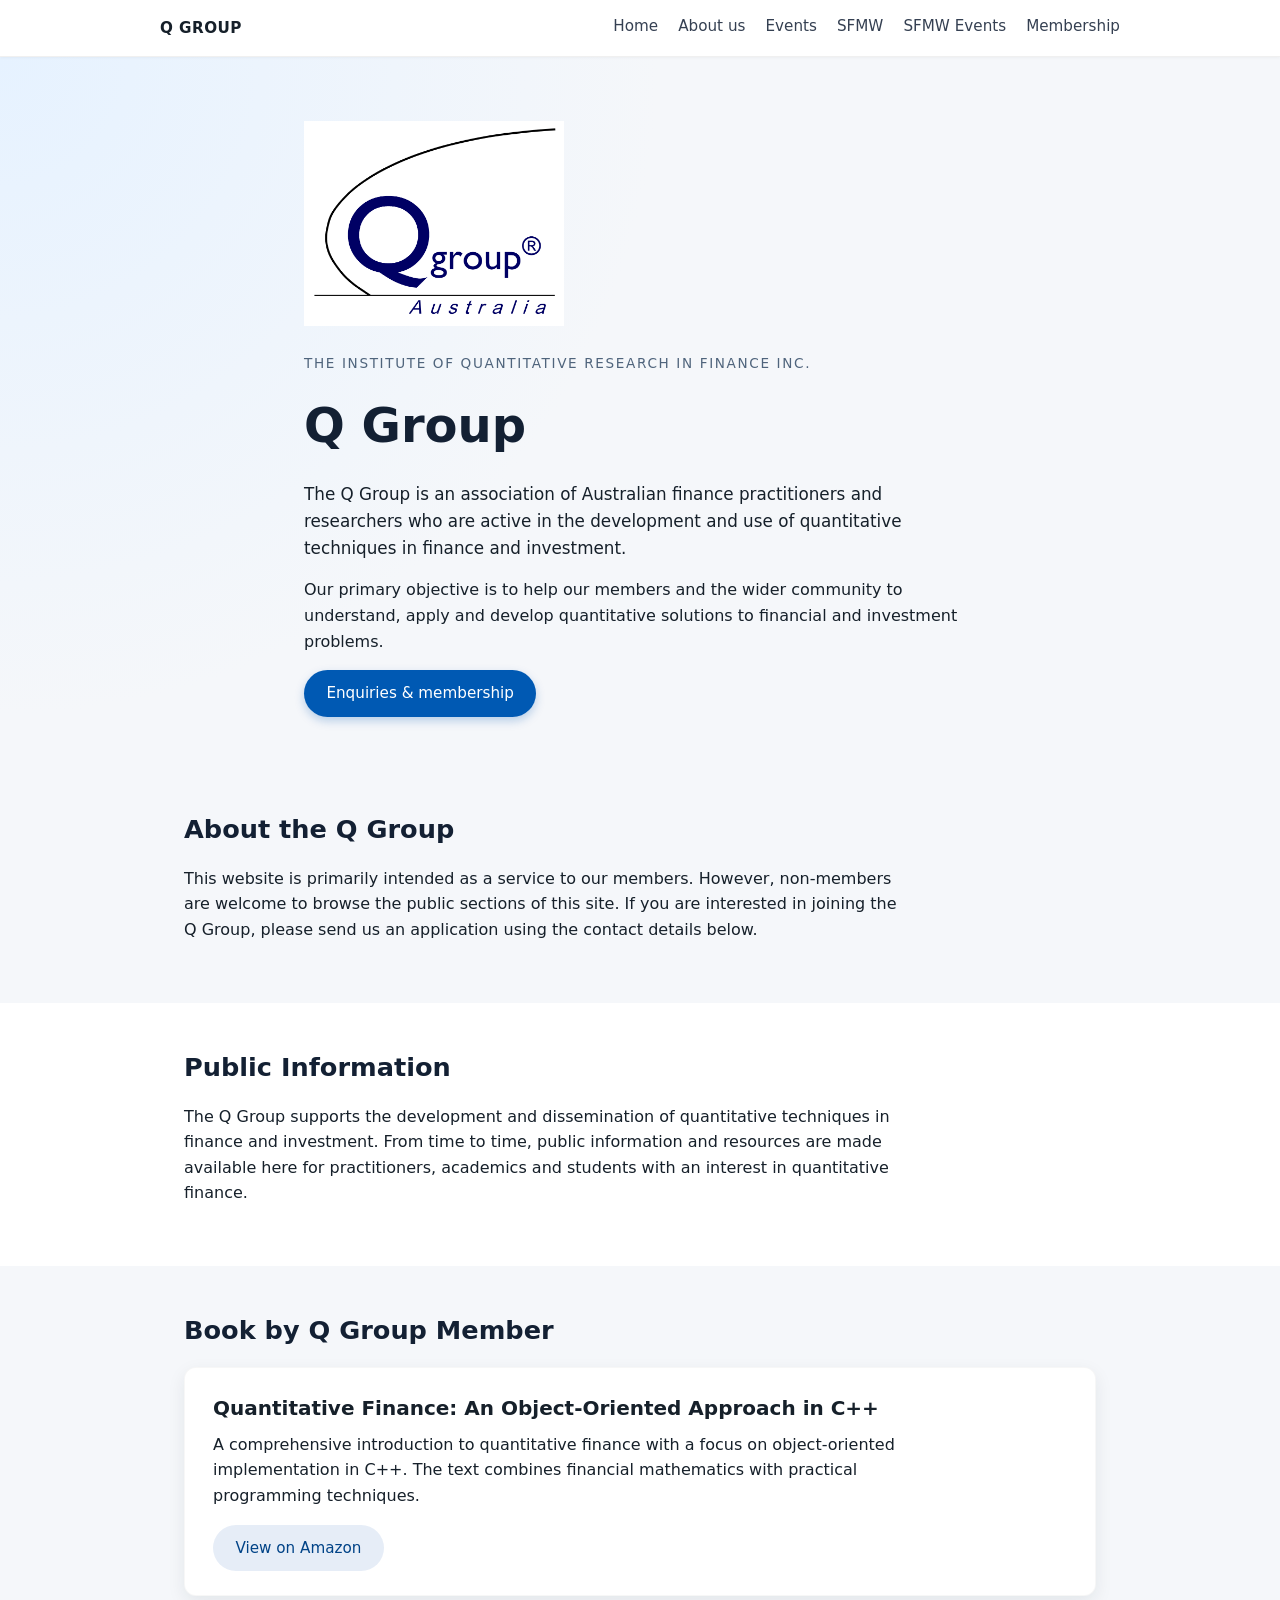
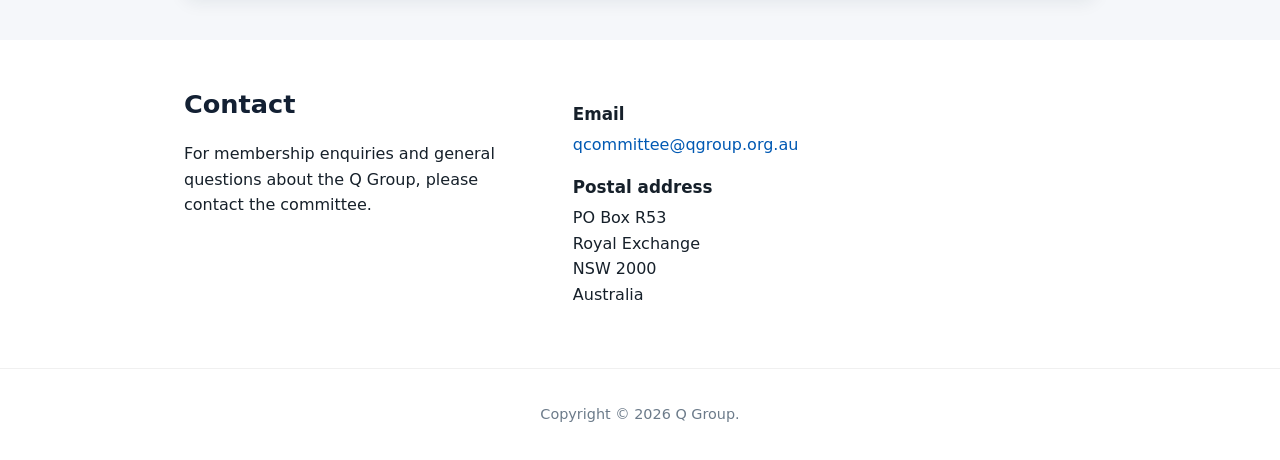
<file: index.html>
<!DOCTYPE html>
<html lang="en">
  <head>
    <meta charset="UTF-8" />
    <meta name="viewport" content="width=device-width, initial-scale=1" />
    <title>Q Group – The Institute of Quantitative Research in Finance Inc.</title>
    <meta
      name="description"
      content="The Q Group is an association of Australian finance practitioners and researchers active in the development and use of quantitative techniques in finance and investment."
    />
    <link rel="stylesheet" href="styles.css" />
  </head>
  <body>
    <header class="site-header">
      <div class="container header-inner">
        <a href="index.html" class="logo-text-only">Q Group</a>
        <nav class="main-nav" aria-label="Main navigation">
          <a href="index.html" aria-current="page">Home</a>
          <a href="about.html">About us</a>
          <a href="events.html">Events</a>
          <a href="sfmw.html">SFMW</a>
          <a href="sfmw-events.html">SFMW Events</a>
          <a href="membership.html">Membership</a>
        </nav>
      </div>
    </header>

    <main>
      <section id="hero" class="hero">
        <div class="container hero-inner">
          <div class="hero-logo-wrap">
            <img
              src="logo.jpg"
              alt="Q Group logo"
              class="hero-logo-image"
            />
          </div>
          <p class="eyebrow">
            The Institute of Quantitative Research in Finance Inc.
          </p>
          <h1>Q Group</h1>
          <p class="lead">
            The Q Group is an association of Australian finance practitioners
            and researchers who are active in the development and use of
            quantitative techniques in finance and investment.
          </p>
          <p>
            Our primary objective is to help our members and the wider
            community to understand, apply and develop quantitative solutions to
            financial and investment problems.
          </p>
          <a class="primary-button" href="#contact">Enquiries &amp; membership</a>
        </div>
      </section>

      <section id="about" class="section">
        <div class="container">
          <h2>About the Q Group</h2>
          <p>
            This website is primarily intended as a service to our members.
            However, non-members are welcome to browse the public sections of
            this site. If you are interested in joining the Q Group, please
            send us an application using the contact details below.
          </p>
        </div>
      </section>

      <section id="public-info" class="section section-alt">
        <div class="container">
          <h2>Public Information</h2>
          <p>
            The Q Group supports the development and dissemination of
            quantitative techniques in finance and investment. From time to
            time, public information and resources are made available here for
            practitioners, academics and students with an interest in
            quantitative finance.
          </p>
        </div>
      </section>

      <section id="book" class="section">
        <div class="container">
          <h2>Book by Q Group Member</h2>
          <article class="card">
            <h3>Quantitative Finance: An Object-Oriented Approach in C++</h3>
            <p>
              A comprehensive introduction to quantitative finance with a focus
              on object-oriented implementation in C++. The text combines
              financial mathematics with practical programming techniques.
            </p>
            <a
              class="secondary-button"
              href="http://www.amazon.com/Quantitative-Finance-Object-Oriented-Financial-Mathematics/dp/1584884797"
              target="_blank"
              rel="noopener noreferrer"
            >
              View on Amazon
            </a>
          </article>
        </div>
      </section>

      <section id="contact" class="section section-alt">
        <div class="container contact-grid">
          <div>
            <h2>Contact</h2>
            <p>
              For membership enquiries and general questions about the Q Group,
              please contact the committee.
            </p>
          </div>
          <div class="contact-details">
            <h3>Email</h3>
            <p>
              <a href="mailto:qcommittee@qgroup.org.au"
                >qcommittee@qgroup.org.au</a
              >
            </p>
            <h3>Postal address</h3>
            <p>
              PO Box R53<br />
              Royal Exchange<br />
              NSW 2000<br />
              Australia
            </p>
          </div>
        </div>
      </section>
    </main>

    <footer class="site-footer">
      <div class="container footer-inner">
        <p>Copyright &copy; 2026 Q Group.</p>
      </div>
    </footer>
  </body>
</html>
</file>
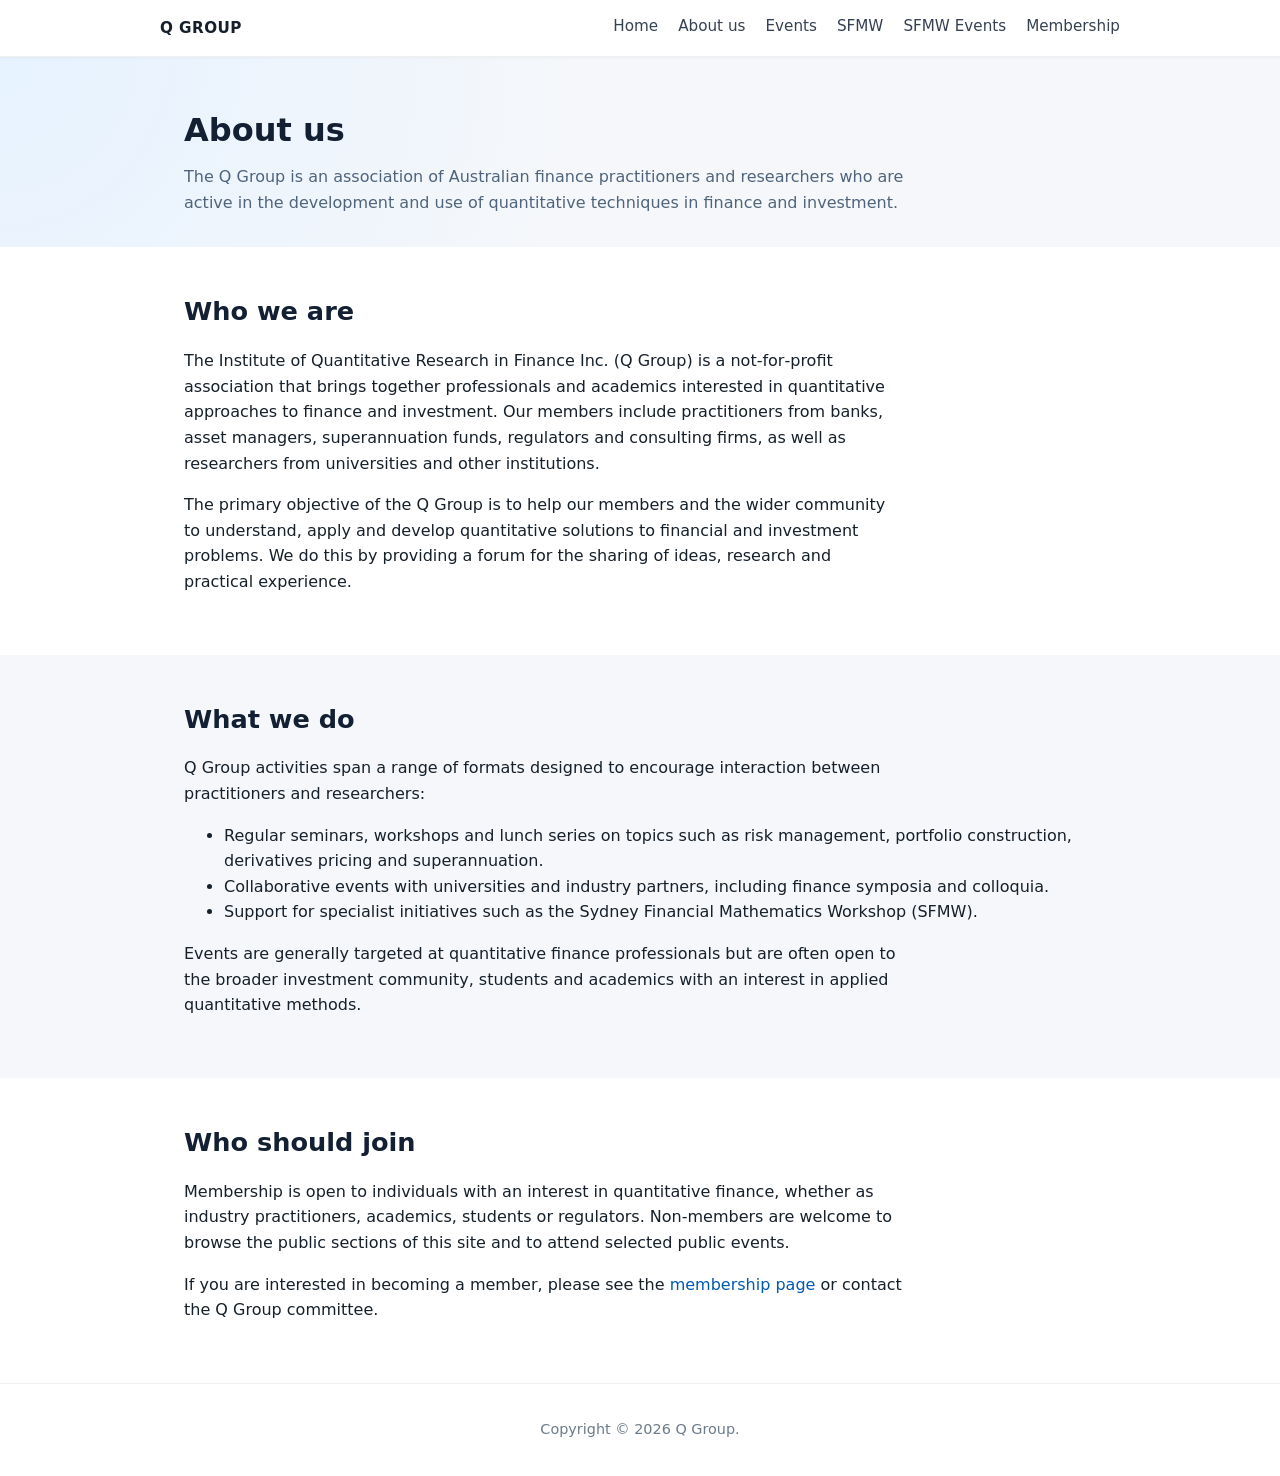
<file: about.html>
<!DOCTYPE html>
<html lang="en">
  <head>
    <meta charset="UTF-8" />
    <meta name="viewport" content="width=device-width, initial-scale=1" />
    <title>About us – Q Group</title>
    <meta
      name="description"
      content="Learn about the Q Group, an association of Australian finance practitioners and researchers active in quantitative finance."
    />
    <link rel="stylesheet" href="styles.css" />
  </head>
  <body>
    <header class="site-header">
      <div class="container header-inner">
        <a href="index.html" class="logo-text-only">Q Group</a>
        <nav class="main-nav" aria-label="Main navigation">
          <a href="index.html">Home</a>
          <a href="about.html" aria-current="page">About us</a>
          <a href="events.html">Events</a>
          <a href="sfmw.html">SFMW</a>
          <a href="sfmw-events.html">SFMW Events</a>
          <a href="membership.html">Membership</a>
        </nav>
      </div>
    </header>

    <main>
      <header class="page-header">
        <div class="container">
          <h1>About us</h1>
          <p class="page-lead">
            The Q Group is an association of Australian finance practitioners
            and researchers who are active in the development and use of
            quantitative techniques in finance and investment.
          </p>
        </div>
      </header>

      <section class="section section-alt">
        <div class="container">
          <h2>Who we are</h2>
          <p>
            The Institute of Quantitative Research in Finance Inc. (Q Group) is
            a not‑for‑profit association that brings together professionals and
            academics interested in quantitative approaches to finance and
            investment. Our members include practitioners from banks, asset
            managers, superannuation funds, regulators and consulting firms, as
            well as researchers from universities and other institutions.
          </p>
          <p>
            The primary objective of the Q Group is to help our members and the
            wider community to understand, apply and develop quantitative
            solutions to financial and investment problems. We do this by
            providing a forum for the sharing of ideas, research and practical
            experience.
          </p>
        </div>
      </section>

      <section class="section">
        <div class="container">
          <h2>What we do</h2>
          <p>
            Q Group activities span a range of formats designed to encourage
            interaction between practitioners and researchers:
          </p>
          <ul>
            <li>
              Regular seminars, workshops and lunch series on topics such as
              risk management, portfolio construction, derivatives pricing and
              superannuation.
            </li>
            <li>
              Collaborative events with universities and industry partners,
              including finance symposia and colloquia.
            </li>
            <li>
              Support for specialist initiatives such as the Sydney Financial
              Mathematics Workshop (SFMW).
            </li>
          </ul>
          <p>
            Events are generally targeted at quantitative finance professionals
            but are often open to the broader investment community, students and
            academics with an interest in applied quantitative methods.
          </p>
        </div>
      </section>

      <section class="section section-alt">
        <div class="container">
          <h2>Who should join</h2>
          <p>
            Membership is open to individuals with an interest in quantitative
            finance, whether as industry practitioners, academics, students or
            regulators. Non‑members are welcome to browse the public sections of
            this site and to attend selected public events.
          </p>
          <p>
            If you are interested in becoming a member, please see the
            <a href="membership.html">membership page</a> or contact the Q
            Group committee.
          </p>
        </div>
      </section>
    </main>

    <footer class="site-footer">
      <div class="container footer-inner">
        <p>Copyright &copy; 2026 Q Group.</p>
      </div>
    </footer>
  </body>
</html>
</file>
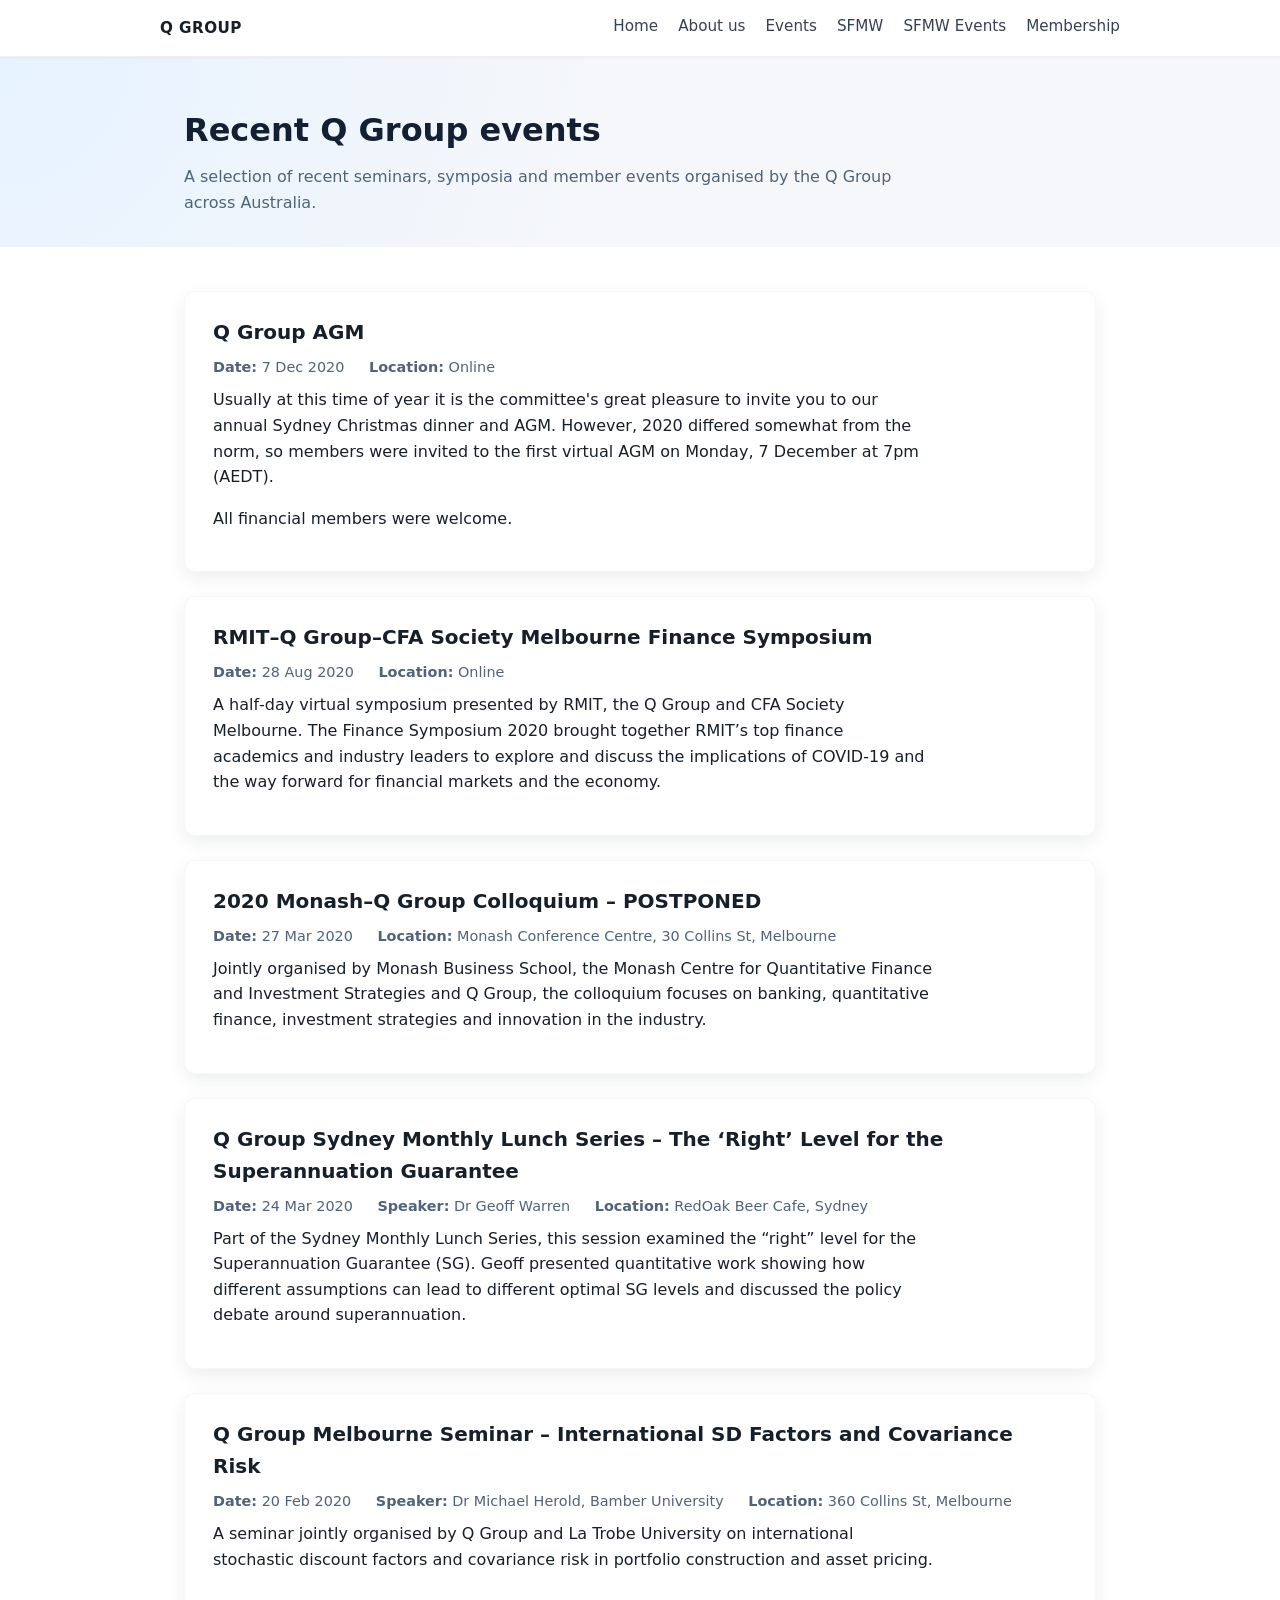
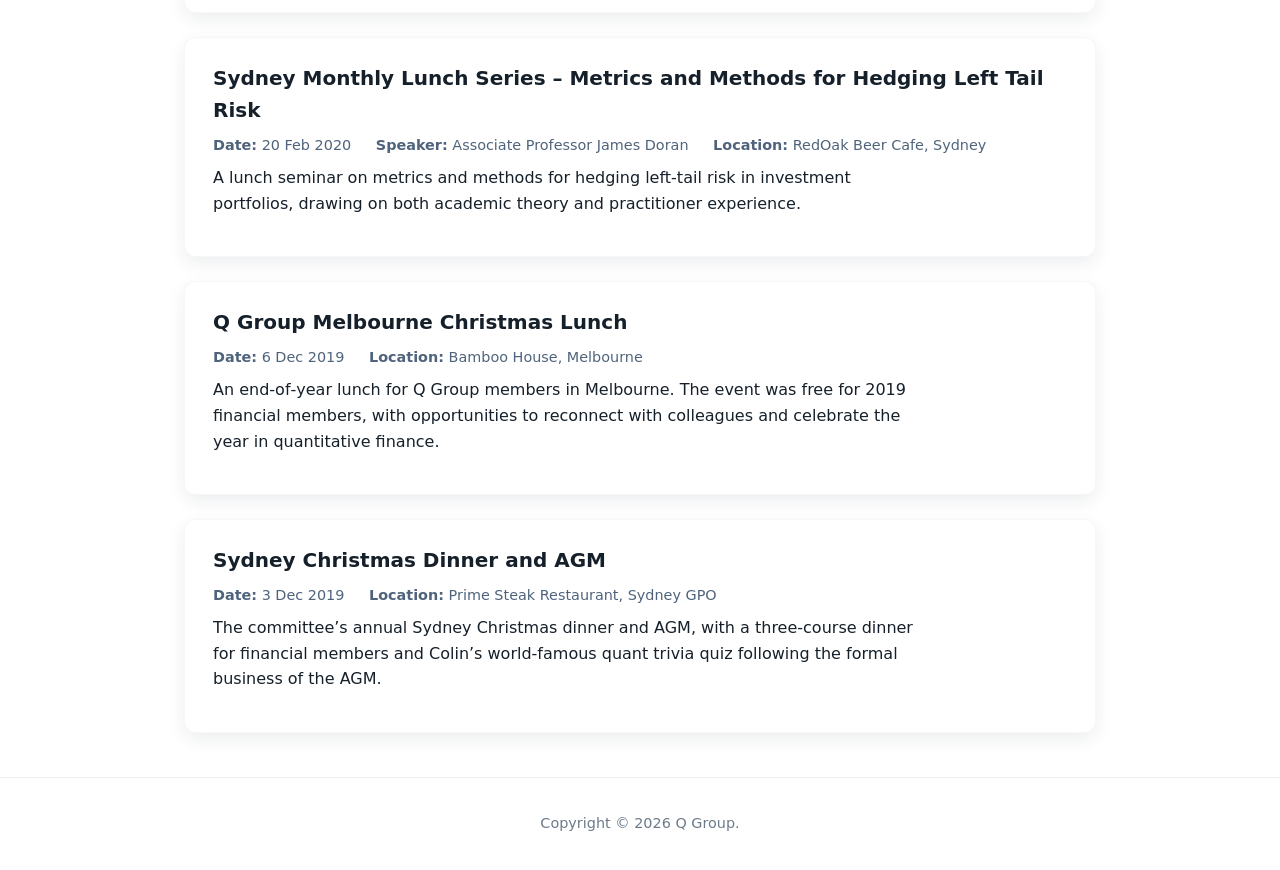
<file: events.html>
<!DOCTYPE html>
<html lang="en">
  <head>
    <meta charset="UTF-8" />
    <meta name="viewport" content="width=device-width, initial-scale=1" />
    <title>Events – Q Group</title>
    <meta
      name="description"
      content="Recent Q Group events including seminars, symposia, colloquia and lunch series in quantitative finance."
    />
    <link rel="stylesheet" href="styles.css" />
  </head>
  <body>
    <header class="site-header">
      <div class="container header-inner">
        <a href="index.html" class="logo-text-only">Q Group</a>
        <nav class="main-nav" aria-label="Main navigation">
          <a href="index.html">Home</a>
          <a href="about.html">About us</a>
          <a href="events.html" aria-current="page">Events</a>
          <a href="sfmw.html">SFMW</a>
          <a href="sfmw-events.html">SFMW Events</a>
          <a href="membership.html">Membership</a>
        </nav>
      </div>
    </header>

    <main>
      <header class="page-header">
        <div class="container">
          <h1>Recent Q Group events</h1>
          <p class="page-lead">
            A selection of recent seminars, symposia and member events organised
            by the Q Group across Australia.
          </p>
        </div>
      </header>

      <section class="section section-alt">
        <div class="container">
          <div class="event-list">
            <article class="card">
              <h3>Q Group AGM</h3>
              <div class="event-meta">
                <span><strong>Date:</strong> 7 Dec 2020</span>
                <span><strong>Location:</strong> Online</span>
              </div>
              <p>
                Usually at this time of year it is the committee's great
                pleasure to invite you to our annual Sydney Christmas dinner and
                AGM. However, 2020 differed somewhat from the norm, so members
                were invited to the first virtual AGM on Monday, 7 December at
                7pm (AEDT).
              </p>
              <p>All financial members were welcome.</p>
            </article>

            <article class="card">
              <h3>RMIT–Q Group–CFA Society Melbourne Finance Symposium</h3>
              <div class="event-meta">
                <span><strong>Date:</strong> 28 Aug 2020</span>
                <span><strong>Location:</strong> Online</span>
              </div>
              <p>
                A half‑day virtual symposium presented by RMIT, the Q Group and
                CFA Society Melbourne. The Finance Symposium 2020 brought
                together RMIT’s top finance academics and industry leaders to
                explore and discuss the implications of COVID‑19 and the way
                forward for financial markets and the economy.
              </p>
            </article>

            <article class="card">
              <h3>2020 Monash–Q Group Colloquium – POSTPONED</h3>
              <div class="event-meta">
                <span><strong>Date:</strong> 27 Mar 2020</span>
                <span
                  ><strong>Location:</strong> Monash Conference Centre, 30
                  Collins St, Melbourne</span
                >
              </div>
              <p>
                Jointly organised by Monash Business School, the Monash Centre
                for Quantitative Finance and Investment Strategies and Q Group,
                the colloquium focuses on banking, quantitative finance,
                investment strategies and innovation in the industry.
              </p>
            </article>

            <article class="card">
              <h3>
                Q Group Sydney Monthly Lunch Series – The ‘Right’ Level for the
                Superannuation Guarantee
              </h3>
              <div class="event-meta">
                <span><strong>Date:</strong> 24 Mar 2020</span>
                <span
                  ><strong>Speaker:</strong> Dr Geoff Warren</span
                >
                <span
                  ><strong>Location:</strong> RedOak Beer Cafe, Sydney</span
                >
              </div>
              <p>
                Part of the Sydney Monthly Lunch Series, this session examined
                the “right” level for the Superannuation Guarantee (SG). Geoff
                presented quantitative work showing how different assumptions can
                lead to different optimal SG levels and discussed the policy
                debate around superannuation.
              </p>
            </article>

            <article class="card">
              <h3>
                Q Group Melbourne Seminar – International SD Factors and
                Covariance Risk
              </h3>
              <div class="event-meta">
                <span><strong>Date:</strong> 20 Feb 2020</span>
                <span
                  ><strong>Speaker:</strong> Dr Michael Herold, Bamber
                  University</span
                >
                <span
                  ><strong>Location:</strong> 360 Collins St, Melbourne</span
                >
              </div>
              <p>
                A seminar jointly organised by Q Group and La Trobe University
                on international stochastic discount factors and covariance risk
                in portfolio construction and asset pricing.
              </p>
            </article>

            <article class="card">
              <h3>
                Sydney Monthly Lunch Series – Metrics and Methods for Hedging
                Left Tail Risk
              </h3>
              <div class="event-meta">
                <span><strong>Date:</strong> 20 Feb 2020</span>
                <span
                  ><strong>Speaker:</strong> Associate Professor James
                  Doran</span
                >
                <span
                  ><strong>Location:</strong> RedOak Beer Cafe, Sydney</span
                >
              </div>
              <p>
                A lunch seminar on metrics and methods for hedging left‑tail
                risk in investment portfolios, drawing on both academic theory
                and practitioner experience.
              </p>
            </article>

            <article class="card">
              <h3>Q Group Melbourne Christmas Lunch</h3>
              <div class="event-meta">
                <span><strong>Date:</strong> 6 Dec 2019</span>
                <span
                  ><strong>Location:</strong> Bamboo House, Melbourne</span
                >
              </div>
              <p>
                An end‑of‑year lunch for Q Group members in Melbourne. The event
                was free for 2019 financial members, with opportunities to
                reconnect with colleagues and celebrate the year in quantitative
                finance.
              </p>
            </article>

            <article class="card">
              <h3>Sydney Christmas Dinner and AGM</h3>
              <div class="event-meta">
                <span><strong>Date:</strong> 3 Dec 2019</span>
                <span
                  ><strong>Location:</strong> Prime Steak Restaurant, Sydney
                  GPO</span
                >
              </div>
              <p>
                The committee’s annual Sydney Christmas dinner and AGM, with a
                three‑course dinner for financial members and Colin’s
                world‑famous quant trivia quiz following the formal business of
                the AGM.
              </p>
            </article>
          </div>
        </div>
      </section>
    </main>

    <footer class="site-footer">
      <div class="container footer-inner">
        <p>Copyright &copy; 2026 Q Group.</p>
      </div>
    </footer>
  </body>
</html>
</file>
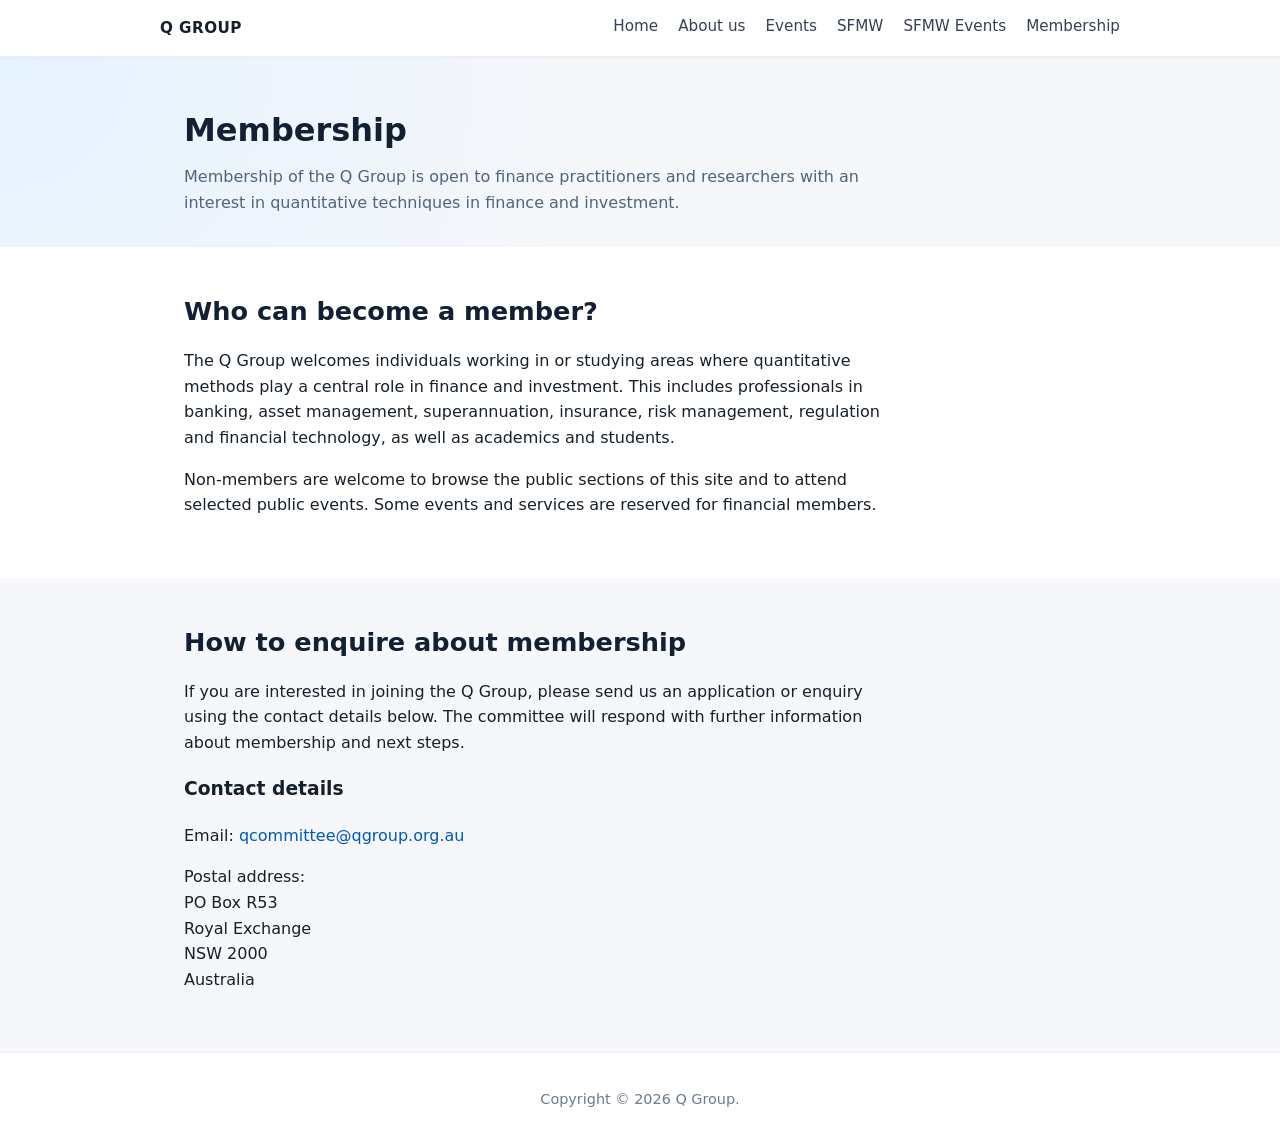
<file: membership.html>
<!DOCTYPE html>
<html lang="en">
  <head>
    <meta charset="UTF-8" />
    <meta name="viewport" content="width=device-width, initial-scale=1" />
    <title>Membership – Q Group</title>
    <meta
      name="description"
      content="Information about membership of the Q Group and how to enquire about joining."
    />
    <link rel="stylesheet" href="styles.css" />
  </head>
  <body>
    <header class="site-header">
      <div class="container header-inner">
        <a href="index.html" class="logo-text-only">Q Group</a>
        <nav class="main-nav" aria-label="Main navigation">
          <a href="index.html">Home</a>
          <a href="about.html">About us</a>
          <a href="events.html">Events</a>
          <a href="sfmw.html">SFMW</a>
          <a href="sfmw-events.html">SFMW Events</a>
          <a href="membership.html" aria-current="page">Membership</a>
        </nav>
      </div>
    </header>

    <main>
      <header class="page-header">
        <div class="container">
          <h1>Membership</h1>
          <p class="page-lead">
            Membership of the Q Group is open to finance practitioners and
            researchers with an interest in quantitative techniques in finance
            and investment.
          </p>
        </div>
      </header>

      <section class="section section-alt">
        <div class="container">
          <h2>Who can become a member?</h2>
          <p>
            The Q Group welcomes individuals working in or studying areas where
            quantitative methods play a central role in finance and investment.
            This includes professionals in banking, asset management,
            superannuation, insurance, risk management, regulation and financial
            technology, as well as academics and students.
          </p>
          <p>
            Non‑members are welcome to browse the public sections of this site
            and to attend selected public events. Some events and services are
            reserved for financial members.
          </p>
        </div>
      </section>

      <section class="section">
        <div class="container">
          <h2>How to enquire about membership</h2>
          <p>
            If you are interested in joining the Q Group, please send us an
            application or enquiry using the contact details below. The
            committee will respond with further information about membership and
            next steps.
          </p>
          <h3>Contact details</h3>
          <p>
            Email:
            <a href="mailto:qcommittee@qgroup.org.au"
              >qcommittee@qgroup.org.au</a
            >
          </p>
          <p>
            Postal address:<br />
            PO Box R53<br />
            Royal Exchange<br />
            NSW 2000<br />
            Australia
          </p>
        </div>
      </section>
    </main>

    <footer class="site-footer">
      <div class="container footer-inner">
        <p>Copyright &copy; 2026 Q Group.</p>
      </div>
    </footer>
  </body>
</html>
</file>
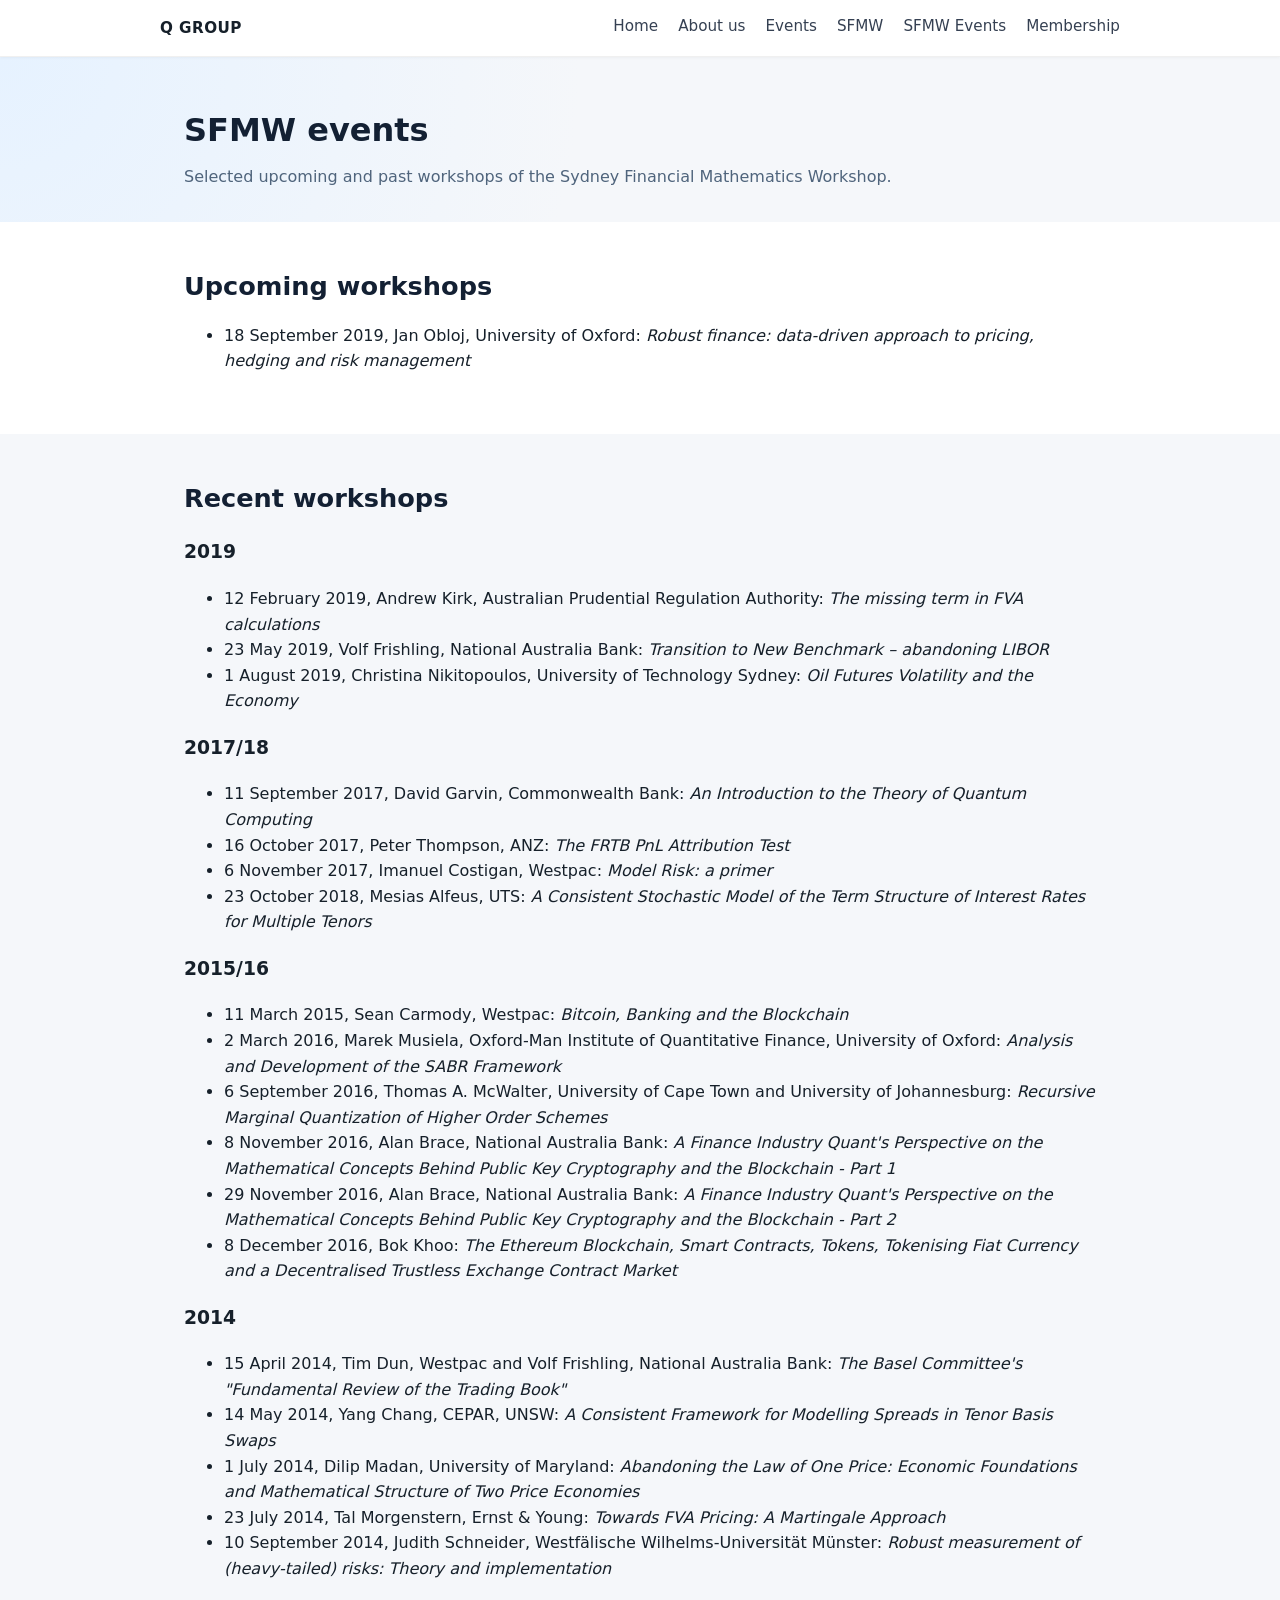
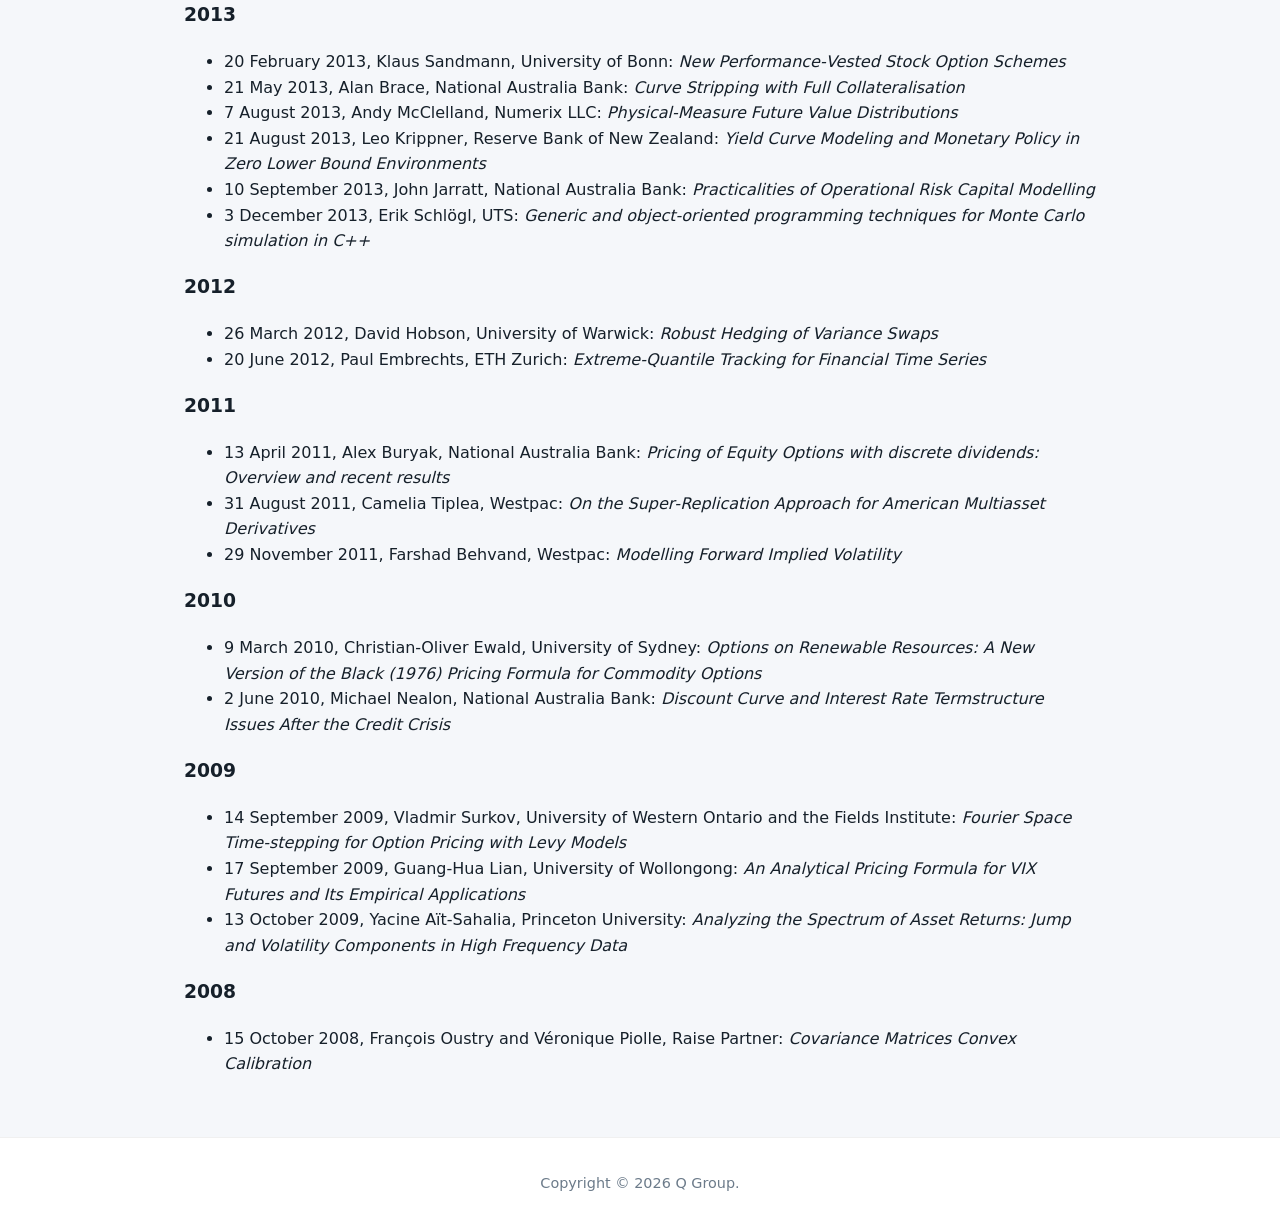
<file: sfmw-events.html>
<!DOCTYPE html>
<html lang="en">
  <head>
    <meta charset="UTF-8" />
    <meta name="viewport" content="width=device-width, initial-scale=1" />
    <title>SFMW Events – Sydney Financial Mathematics Workshop – Q Group</title>
    <meta
      name="description"
      content="Upcoming and past events of the Sydney Financial Mathematics Workshop (SFMW)."
    />
    <link rel="stylesheet" href="styles.css" />
  </head>
  <body>
    <header class="site-header">
      <div class="container header-inner">
        <a href="index.html" class="logo-text-only">Q Group</a>
        <nav class="main-nav" aria-label="Main navigation">
          <a href="index.html">Home</a>
          <a href="about.html">About us</a>
          <a href="events.html">Events</a>
          <a href="sfmw.html">SFMW</a>
          <a href="sfmw-events.html" aria-current="page">SFMW Events</a>
          <a href="membership.html">Membership</a>
        </nav>
      </div>
    </header>

    <main>
      <header class="page-header">
        <div class="container">
          <h1>SFMW events</h1>
          <p class="page-lead">
            Selected upcoming and past workshops of the Sydney Financial
            Mathematics Workshop.
          </p>
        </div>
      </header>

      <section class="section section-alt">
        <div class="container">
          <h2>Upcoming workshops</h2>
          <ul>
            <li>
              18 September 2019, Jan Obloj, University of Oxford:
              <em
                >Robust finance: data‑driven approach to pricing, hedging and
                risk management</em
              >
            </li>
          </ul>
        </div>
      </section>

      <section class="section">
        <div class="container">
          <h2>Recent workshops</h2>
          <h3>2019</h3>
          <ul>
            <li>
              12 February 2019, Andrew Kirk, Australian Prudential Regulation
              Authority:
              <em>The missing term in FVA calculations</em>
            </li>
            <li>
              23 May 2019, Volf Frishling, National Australia Bank:
              <em>Transition to New Benchmark – abandoning LIBOR</em>
            </li>
            <li>
              1 August 2019, Christina Nikitopoulos, University of Technology
              Sydney:
              <em>Oil Futures Volatility and the Economy</em>
            </li>
          </ul>

          <h3>2017/18</h3>
          <ul>
            <li>
              11 September 2017, David Garvin, Commonwealth Bank:
              <em>An Introduction to the Theory of Quantum Computing</em>
            </li>
            <li>
              16 October 2017, Peter Thompson, ANZ:
              <em>The FRTB PnL Attribution Test</em>
            </li>
            <li>
              6 November 2017, Imanuel Costigan, Westpac:
              <em>Model Risk: a primer</em>
            </li>
            <li>
              23 October 2018, Mesias Alfeus, UTS:
              <em
                >A Consistent Stochastic Model of the Term Structure of Interest
                Rates for Multiple Tenors</em
              >
            </li>
          </ul>

          <h3>2015/16</h3>
          <ul>
            <li>
              11 March 2015, Sean Carmody, Westpac:
              <em>Bitcoin, Banking and the Blockchain</em>
            </li>
            <li>
              2 March 2016, Marek Musiela, Oxford‑Man Institute of Quantitative
              Finance, University of Oxford:
              <em
                >Analysis and Development of the SABR Framework</em
              >
            </li>
            <li>
              6 September 2016, Thomas A. McWalter, University of Cape Town and
              University of Johannesburg:
              <em
                >Recursive Marginal Quantization of Higher Order Schemes</em
              >
            </li>
            <li>
              8 November 2016, Alan Brace, National Australia Bank:
              <em
                >A Finance Industry Quant's Perspective on the Mathematical
                Concepts Behind Public Key Cryptography and the Blockchain -
                Part 1</em
              >
            </li>
            <li>
              29 November 2016, Alan Brace, National Australia Bank:
              <em
                >A Finance Industry Quant's Perspective on the Mathematical
                Concepts Behind Public Key Cryptography and the Blockchain -
                Part 2</em
              >
            </li>
            <li>
              8 December 2016, Bok Khoo:
              <em
                >The Ethereum Blockchain, Smart Contracts, Tokens, Tokenising
                Fiat Currency and a Decentralised Trustless Exchange Contract
                Market</em
              >
            </li>
          </ul>

          <h3>2014</h3>
          <ul>
            <li>
              15 April 2014, Tim Dun, Westpac and Volf Frishling, National
              Australia Bank:
              <em
                >The Basel Committee's "Fundamental Review of the Trading
                Book"</em
              >
            </li>
            <li>
              14 May 2014, Yang Chang, CEPAR, UNSW:
              <em
                >A Consistent Framework for Modelling Spreads in Tenor Basis
                Swaps</em
              >
            </li>
            <li>
              1 July 2014, Dilip Madan, University of Maryland:
              <em
                >Abandoning the Law of One Price: Economic Foundations and
                Mathematical Structure of Two Price Economies</em
              >
            </li>
            <li>
              23 July 2014, Tal Morgenstern, Ernst &amp; Young:
              <em>Towards FVA Pricing: A Martingale Approach</em>
            </li>
            <li>
              10 September 2014, Judith Schneider, Westfälische
              Wilhelms‑Universität Münster:
              <em
                >Robust measurement of (heavy‑tailed) risks: Theory and
                implementation</em
              >
            </li>
          </ul>

          <h3>2013</h3>
          <ul>
            <li>
              20 February 2013, Klaus Sandmann, University of Bonn:
              <em>New Performance‑Vested Stock Option Schemes</em>
            </li>
            <li>
              21 May 2013, Alan Brace, National Australia Bank:
              <em>Curve Stripping with Full Collateralisation</em>
            </li>
            <li>
              7 August 2013, Andy McClelland, Numerix LLC:
              <em>Physical‑Measure Future Value Distributions</em>
            </li>
            <li>
              21 August 2013, Leo Krippner, Reserve Bank of New Zealand:
              <em
                >Yield Curve Modeling and Monetary Policy in Zero Lower Bound
                Environments</em
              >
            </li>
            <li>
              10 September 2013, John Jarratt, National Australia Bank:
              <em>Practicalities of Operational Risk Capital Modelling</em>
            </li>
            <li>
              3 December 2013, Erik Schlögl, UTS:
              <em
                >Generic and object‑oriented programming techniques for Monte
                Carlo simulation in C++</em
              >
            </li>
          </ul>

          <h3>2012</h3>
          <ul>
            <li>
              26 March 2012, David Hobson, University of Warwick:
              <em>Robust Hedging of Variance Swaps</em>
            </li>
            <li>
              20 June 2012, Paul Embrechts, ETH Zurich:
              <em
                >Extreme‑Quantile Tracking for Financial Time Series</em
              >
            </li>
          </ul>

          <h3>2011</h3>
          <ul>
            <li>
              13 April 2011, Alex Buryak, National Australia Bank:
              <em
                >Pricing of Equity Options with discrete dividends: Overview and
                recent results</em
              >
            </li>
            <li>
              31 August 2011, Camelia Tiplea, Westpac:
              <em
                >On the Super‑Replication Approach for American Multiasset
                Derivatives</em
              >
            </li>
            <li>
              29 November 2011, Farshad Behvand, Westpac:
              <em>Modelling Forward Implied Volatility</em>
            </li>
          </ul>

          <h3>2010</h3>
          <ul>
            <li>
              9 March 2010, Christian‑Oliver Ewald, University of Sydney:
              <em
                >Options on Renewable Resources: A New Version of the Black
                (1976) Pricing Formula for Commodity Options</em
              >
            </li>
            <li>
              2 June 2010, Michael Nealon, National Australia Bank:
              <em
                >Discount Curve and Interest Rate Termstructure Issues After the
                Credit Crisis</em
              >
            </li>
          </ul>

          <h3>2009</h3>
          <ul>
            <li>
              14 September 2009, Vladmir Surkov, University of Western Ontario
              and the Fields Institute:
              <em
                >Fourier Space Time‑stepping for Option Pricing with Levy
                Models</em
              >
            </li>
            <li>
              17 September 2009, Guang‑Hua Lian, University of Wollongong:
              <em
                >An Analytical Pricing Formula for VIX Futures and Its Empirical
                Applications</em
              >
            </li>
            <li>
              13 October 2009, Yacine Aït‑Sahalia, Princeton University:
              <em
                >Analyzing the Spectrum of Asset Returns: Jump and Volatility
                Components in High Frequency Data</em
              >
            </li>
          </ul>

          <h3>2008</h3>
          <ul>
            <li>
              15 October 2008, François Oustry and Véronique Piolle, Raise
              Partner:
              <em>Covariance Matrices Convex Calibration</em>
            </li>
          </ul>
        </div>
      </section>
    </main>

    <footer class="site-footer">
      <div class="container footer-inner">
        <p>Copyright &copy; 2026 Q Group.</p>
      </div>
    </footer>
  </body>
</html>
</file>
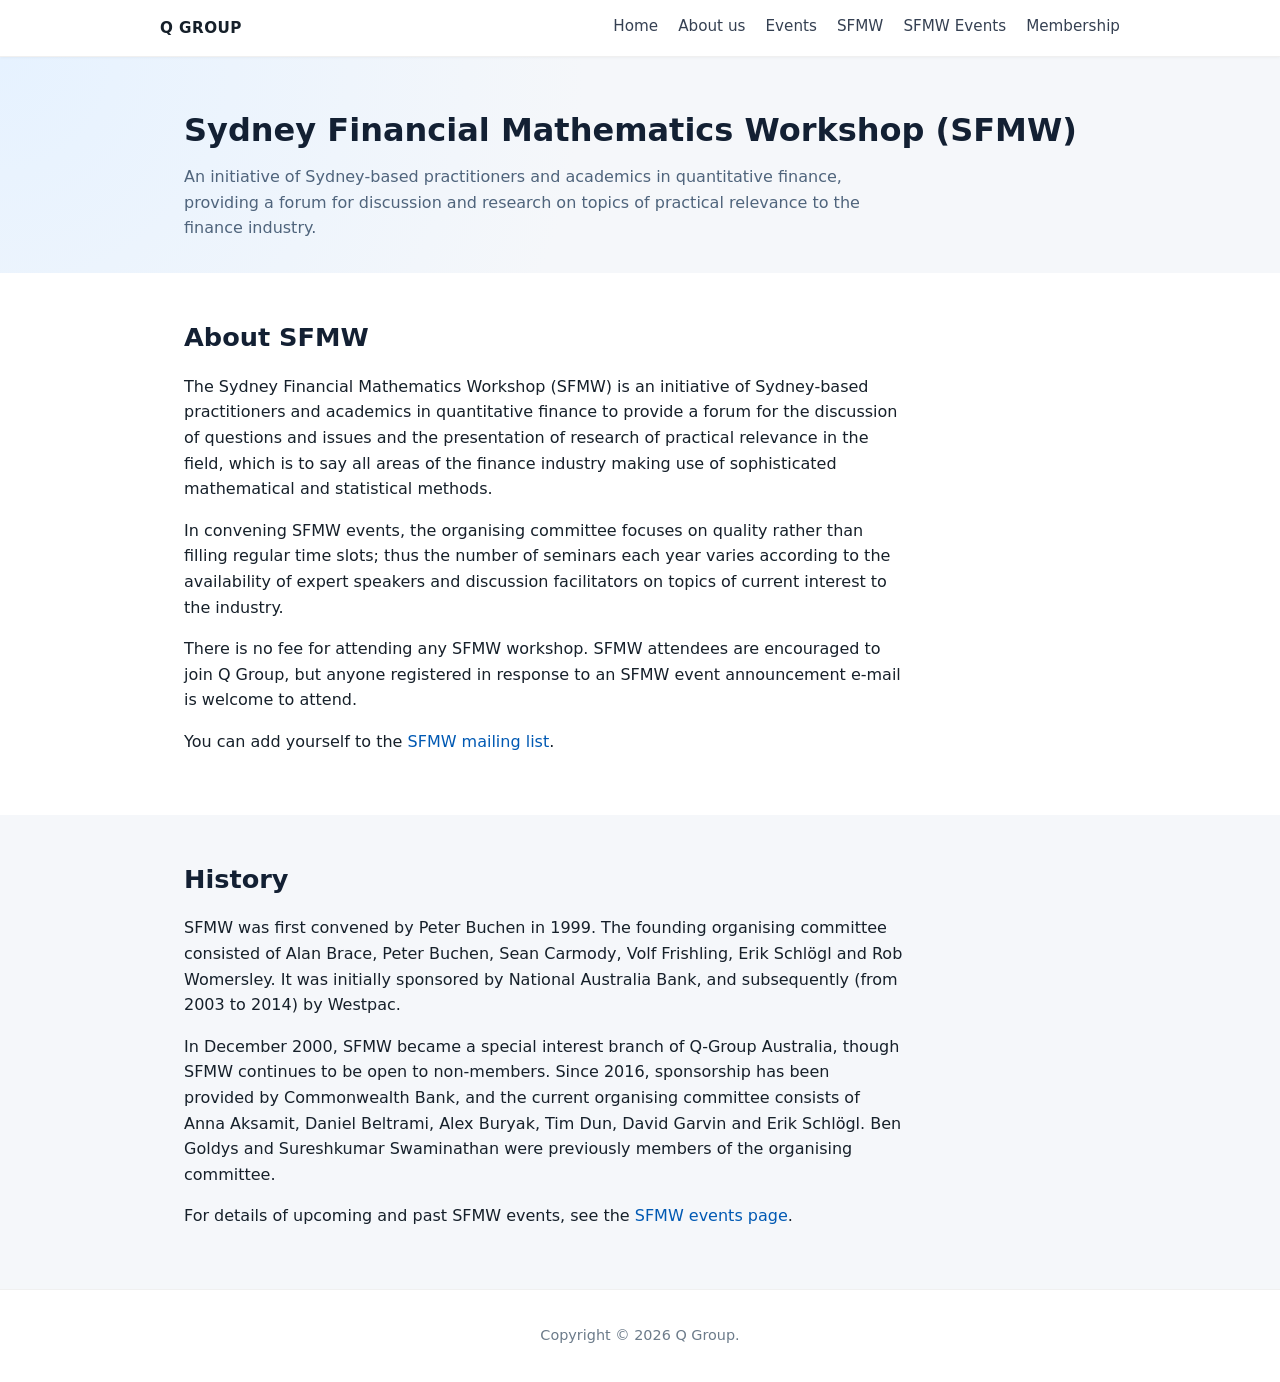
<file: sfmw.html>
<!DOCTYPE html>
<html lang="en">
  <head>
    <meta charset="UTF-8" />
    <meta name="viewport" content="width=device-width, initial-scale=1" />
    <title>SFMW – Sydney Financial Mathematics Workshop – Q Group</title>
    <meta
      name="description"
      content="About the Sydney Financial Mathematics Workshop (SFMW), an initiative of Sydney-based practitioners and academics in quantitative finance."
    />
    <link rel="stylesheet" href="styles.css" />
  </head>
  <body>
    <header class="site-header">
      <div class="container header-inner">
        <a href="index.html" class="logo-text-only">Q Group</a>
        <nav class="main-nav" aria-label="Main navigation">
          <a href="index.html">Home</a>
          <a href="about.html">About us</a>
          <a href="events.html">Events</a>
          <a href="sfmw.html" aria-current="page">SFMW</a>
          <a href="sfmw-events.html">SFMW Events</a>
          <a href="membership.html">Membership</a>
        </nav>
      </div>
    </header>

    <main>
      <header class="page-header">
        <div class="container">
          <h1>Sydney Financial Mathematics Workshop (SFMW)</h1>
          <p class="page-lead">
            An initiative of Sydney‑based practitioners and academics in
            quantitative finance, providing a forum for discussion and research
            on topics of practical relevance to the finance industry.
          </p>
        </div>
      </header>

      <section class="section section-alt">
        <div class="container">
          <h2>About SFMW</h2>
          <p>
            The Sydney Financial Mathematics Workshop (SFMW) is an initiative of
            Sydney‑based practitioners and academics in quantitative finance to
            provide a forum for the discussion of questions and issues and the
            presentation of research of practical relevance in the field, which
            is to say all areas of the finance industry making use of
            sophisticated mathematical and statistical methods.
          </p>
          <p>
            In convening SFMW events, the organising committee focuses on
            quality rather than filling regular time slots; thus the number of
            seminars each year varies according to the availability of expert
            speakers and discussion facilitators on topics of current interest
            to the industry.
          </p>
          <p>
            There is no fee for attending any SFMW workshop. SFMW attendees are
            encouraged to join Q Group, but anyone registered in response to an
            SFMW event announcement e‑mail is welcome to attend.
          </p>
          <p>
            You can add yourself to the
            <a
              href="http://qgroup.org.au/mailman/listinfo/sfmwlist_qgroup.org.au"
              target="_blank"
              rel="noopener noreferrer"
              >SFMW mailing list</a
            >.
          </p>
        </div>
      </section>

      <section class="section">
        <div class="container">
          <h2>History</h2>
          <p>
            SFMW was first convened by Peter Buchen in 1999. The founding
            organising committee consisted of Alan Brace, Peter Buchen, Sean
            Carmody, Volf Frishling, Erik Schlögl and Rob Womersley. It was
            initially sponsored by National Australia Bank, and subsequently
            (from 2003 to 2014) by Westpac.
          </p>
          <p>
            In December 2000, SFMW became a special interest branch of Q‑Group
            Australia, though SFMW continues to be open to non‑members. Since
            2016, sponsorship has been provided by Commonwealth Bank, and the
            current organising committee consists of Anna Aksamit, Daniel
            Beltrami, Alex Buryak, Tim Dun, David Garvin and Erik Schlögl. Ben
            Goldys and Sureshkumar Swaminathan were previously members of the
            organising committee.
          </p>
          <p>
            For details of upcoming and past SFMW events, see the
            <a href="sfmw-events.html">SFMW events page</a>.
          </p>
        </div>
      </section>
    </main>

    <footer class="site-footer">
      <div class="container footer-inner">
        <p>Copyright &copy; 2026 Q Group.</p>
      </div>
    </footer>
  </body>
</html>
</file>
<file: styles.css>
*,
*::before,
*::after {
  box-sizing: border-box;
}

html,
body {
  margin: 0;
  padding: 0;
}

body {
  font-family: system-ui, -apple-system, BlinkMacSystemFont, "Segoe UI",
    sans-serif;
  line-height: 1.6;
  color: #16202a;
  background-color: #f5f7fa;
}

a {
  color: #0059b3;
  text-decoration: none;
}

a:hover,
a:focus {
  text-decoration: underline;
}

.container {
  max-width: 960px;
  margin: 0 auto;
  padding: 0 1.5rem;
}

.site-header {
  position: sticky;
  top: 0;
  z-index: 10;
  background-color: #ffffff;
  border-bottom: 1px solid rgba(0, 0, 0, 0.06);
  box-shadow: 0 1px 3px rgba(0, 0, 0, 0.04);
}

.header-inner {
  display: flex;
  align-items: center;
  justify-content: space-between;
  padding: 0.85rem 0;
}

.logo-text-only {
  font-weight: 600;
  letter-spacing: 0.03em;
  text-transform: uppercase;
  color: #16202a;
  font-size: 0.95rem;
  text-decoration: none;
}

.logo-text-only:hover,
.logo-text-only:focus {
  text-decoration: none;
}

.main-nav {
  display: flex;
  gap: 1.25rem;
  font-size: 0.95rem;
}

.main-nav a {
  color: #354052;
  text-decoration: none;
  padding-bottom: 0.15rem;
  border-bottom: 2px solid transparent;
}

.main-nav a:hover,
.main-nav a:focus {
  border-bottom-color: #0059b3;
}

.hero {
  background: radial-gradient(circle at top left, #e6f2ff 0, #f5f7fa 45%, #f5f7fa 100%);
  padding: 4rem 0 3rem;
}

.hero-inner {
  max-width: 720px;
}

.hero-logo-wrap {
  margin-bottom: 1.25rem;
}

.hero-logo-image {
  max-width: 260px;
  width: 70%;
  height: auto;
}

.page-header {
  background: radial-gradient(circle at top left, #e6f2ff 0, #f5f7fa 45%, #f5f7fa 100%);
  padding: 3rem 0 2rem;
}

.page-header h1 {
  font-size: 2rem;
  margin: 0 0 0.5rem;
  color: #132033;
}

.page-lead {
  margin: 0;
  max-width: 720px;
  color: #4f647c;
}

.eyebrow {
  font-size: 0.85rem;
  letter-spacing: 0.12em;
  text-transform: uppercase;
  color: #4f647c;
  margin: 0 0 0.75rem;
}

.hero h1 {
  font-size: clamp(2.25rem, 3vw + 1.4rem, 3rem);
  margin: 0 0 1rem;
  color: #132033;
}

.lead {
  font-size: 1.05rem;
  margin-bottom: 1rem;
}

.primary-button,
.secondary-button {
  display: inline-flex;
  align-items: center;
  justify-content: center;
  padding: 0.7rem 1.4rem;
  border-radius: 999px;
  font-size: 0.95rem;
  font-weight: 500;
  border: none;
  cursor: pointer;
  text-decoration: none;
  transition: background-color 0.15s ease, color 0.15s ease,
    box-shadow 0.15s ease, transform 0.05s ease;
}

.primary-button {
  background-color: #0059b3;
  color: #ffffff;
  box-shadow: 0 4px 10px rgba(0, 89, 179, 0.25);
}

.primary-button:hover,
.primary-button:focus {
  background-color: #004387;
  text-decoration: none;
  transform: translateY(-1px);
  box-shadow: 0 6px 16px rgba(0, 89, 179, 0.32);
}

.secondary-button {
  background-color: #e6edf7;
  color: #004387;
}

.secondary-button:hover,
.secondary-button:focus {
  background-color: #d5e4f5;
  text-decoration: none;
}

.section {
  padding: 2.75rem 0;
  background-color: #f5f7fa;
}

.section-alt {
  background-color: #ffffff;
}

.section h2 {
  font-size: 1.6rem;
  margin-top: 0;
  margin-bottom: 1rem;
  color: #132033;
}

.section p {
  margin-top: 0;
  max-width: 720px;
}

.card {
  background-color: #ffffff;
  border-radius: 0.75rem;
  padding: 1.5rem 1.75rem;
  box-shadow: 0 6px 18px rgba(15, 35, 52, 0.08);
  border: 1px solid rgba(0, 0, 0, 0.03);
}

.card h3 {
  margin-top: 0;
  margin-bottom: 0.5rem;
  font-size: 1.25rem;
}

.card p {
  margin-bottom: 1rem;
}

.event-list {
  display: flex;
  flex-direction: column;
  gap: 1.5rem;
}

.event-meta {
  font-size: 0.9rem;
  color: #4f647c;
  margin-bottom: 0.5rem;
}

.event-meta span {
  display: inline-block;
  margin-right: 1.25rem;
}

.contact-grid {
  display: grid;
  grid-template-columns: minmax(0, 2fr) minmax(0, 3fr);
  gap: 2.5rem;
  align-items: flex-start;
}

.contact-details h3 {
  margin-bottom: 0.25rem;
  font-size: 1.05rem;
}

.contact-details p {
  margin-top: 0;
}

.site-footer {
  border-top: 1px solid rgba(0, 0, 0, 0.06);
  background-color: #ffffff;
}

.footer-inner {
  padding: 1.25rem 0;
  text-align: center;
  font-size: 0.9rem;
  color: #6c7b8a;
}

@media (max-width: 720px) {
  .header-inner {
    flex-direction: column;
    align-items: flex-start;
    gap: 0.5rem;
  }

  .main-nav {
    flex-wrap: wrap;
    gap: 0.75rem;
  }

  .hero {
    padding-top: 3rem;
  }

  .contact-grid {
    grid-template-columns: minmax(0, 1fr);
  }
}
</file>
